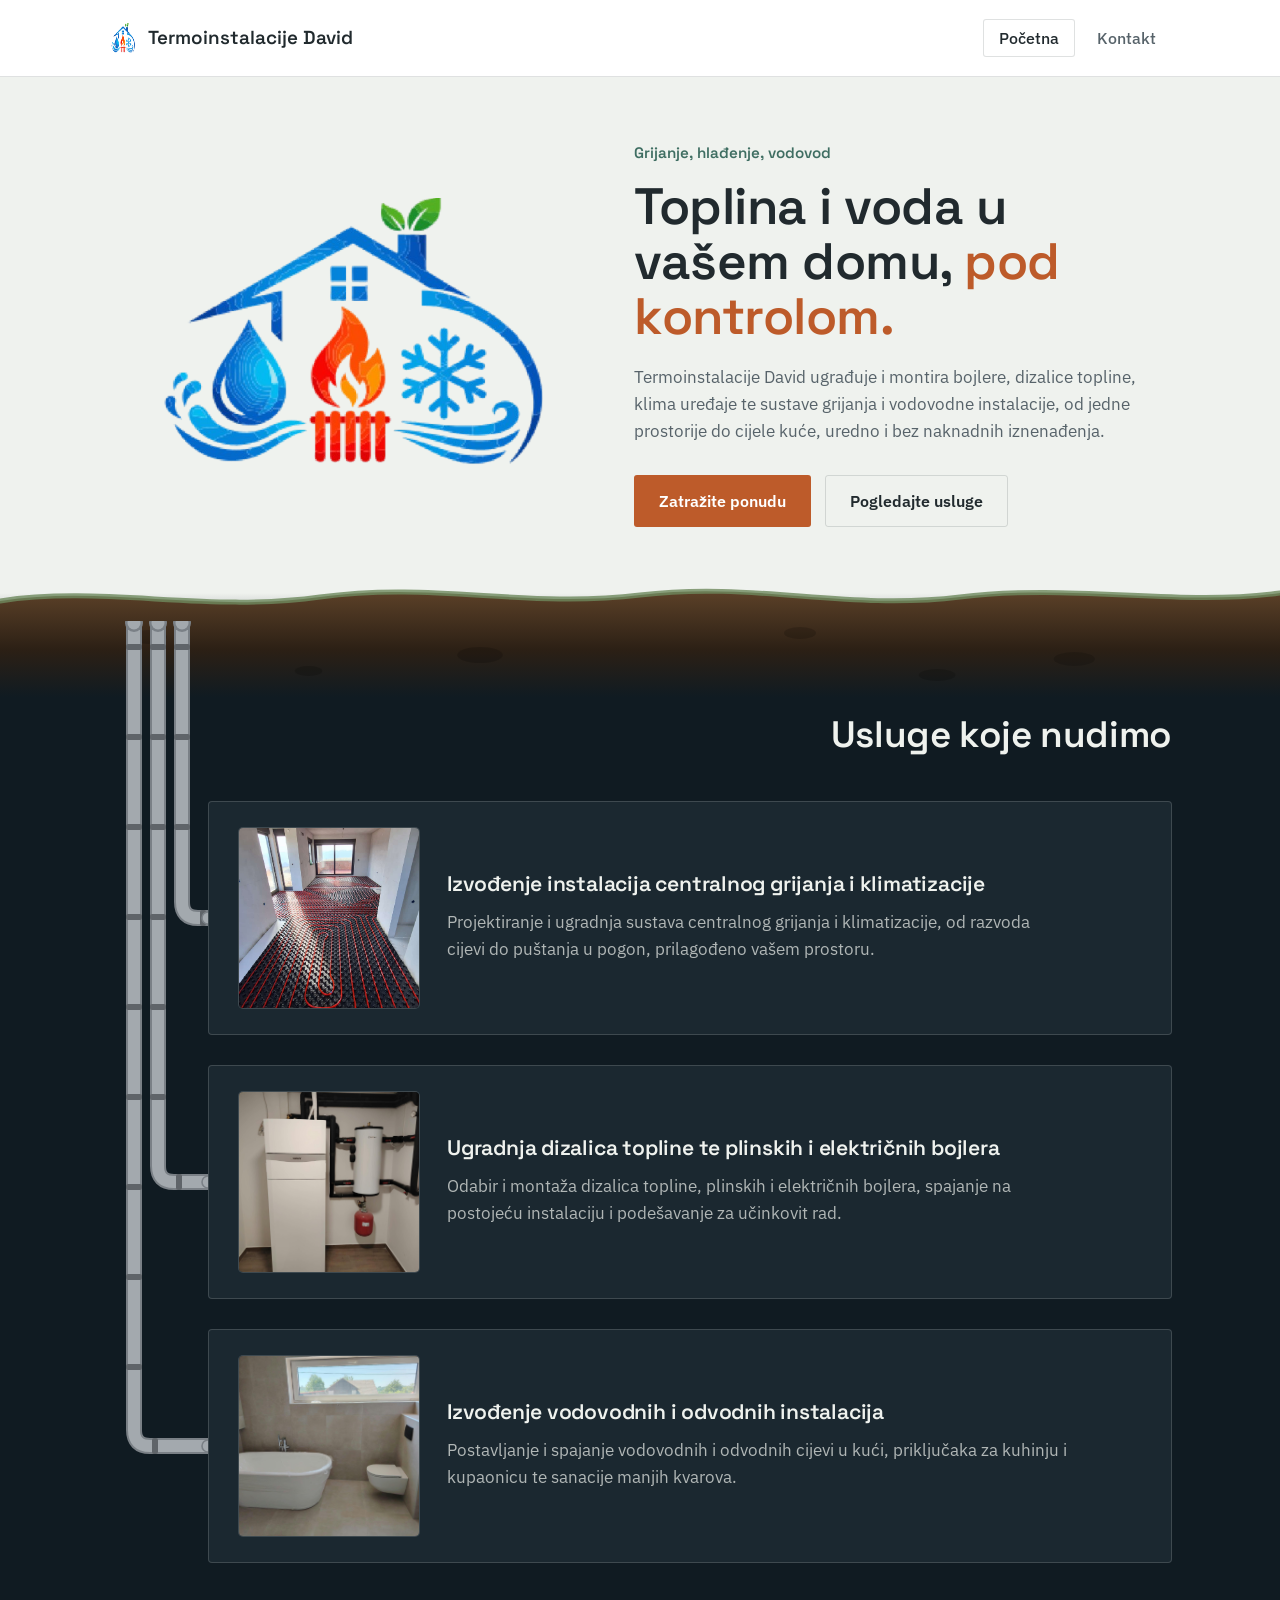
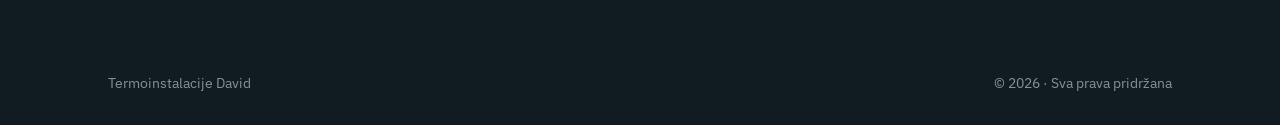
<file: index.html>
<!DOCTYPE html>
<html lang="hr">
<head>
<meta charset="UTF-8">
<meta name="viewport" content="width=device-width, initial-scale=1.0">
<title>Početna | Termoinstalacije David</title>
<meta name="description" content="Termoinstalacije David — ugradnja klima uređaja, bojlera i podnog grijanja.">
<link rel="preconnect" href="https://fonts.googleapis.com">
<link rel="preconnect" href="https://fonts.gstatic.com" crossorigin>
<link href="https://fonts.googleapis.com/css2?family=Space+Grotesk:wght@500;600;700&family=IBM+Plex+Sans:wght@400;500;600&display=swap" rel="stylesheet">
<link rel="stylesheet" href="style.css">
<style>
  .hero-art,
  .hero-art img {
    border: none;
    outline: none;
    box-shadow: none;
    border-radius: 0;
    background: transparent;
    padding: 0;
  }
</style>
</head>
<body>

<header class="site-header">
  <div class="wrap">
    <a href="index.html" class="brand">
     <img class="brand-mark" src="nobackground.png" alt="" width="40" height="40">
     Termoinstalacije David
    </a>
    <nav aria-label="Glavna navigacija">
      <ul class="nav-links">
        <li><a href="index.html" aria-current="page">Početna</a></li>
        <li><a href="kontakt.html">Kontakt</a></li>
      </ul>
    </nav>
  </div>
</header>

<main>

  <!-- ===================== HERO ===================== -->
  <section class="hero">
    <div class="wrap">
      <div class="hero-copy">
        <p class="kicker">Grijanje, hlađenje, vodovod</p>
        <h1>Toplina i voda u vašem domu, <span>pod kontrolom.</span></h1>
        <p>Termoinstalacije David ugrađuje i montira bojlere, dizalice topline, klima uređaje te sustave grijanja i vodovodne instalacije, od jedne prostorije do cijele kuće, uredno i bez naknadnih iznenađenja.</p>
        <div class="hero-actions">
          <a href="kontakt.html" class="btn btn-primary">Zatražite ponudu</a>
          <a href="#usluge" class="btn btn-ghost">Pogledajte usluge</a>
        </div>
      </div>

      <div class="hero-art">
        <img src="nobackground.png" alt="Presjek moderne kuće s instalacijama grijanja, hlađenja i vodovoda" loading="lazy" width="1400" height="933">
      </div>
    </div>
  </section>

  <div class="ground-transition" aria-hidden="true">
    <svg viewBox="0 0 1120 130" preserveAspectRatio="none">
      <defs>
        <linearGradient id="soil" x1="0" y1="0" x2="0" y2="1">
          <stop offset="0" stop-color="#5c4128"/>
          <stop offset="0.55" stop-color="#2c2015"/>
          <stop offset="1" stop-color="#101b22"/>
        </linearGradient>
      </defs>
      <path d="M0 34 C 90 18, 180 46, 280 30 C 380 14, 460 42, 560 28
               C 660 14, 740 44, 840 30 C 940 16, 1030 40, 1120 26
               V130 H0 Z" fill="url(#soil)"/>
      <path d="M0 34 C 90 18, 180 46, 280 30 C 380 14, 460 42, 560 28
               C 660 14, 740 44, 840 30 C 940 16, 1030 40, 1120 26"
        fill="none" stroke="#6f8a5e" stroke-width="5" stroke-linecap="round" opacity="0.8"/>
      <g fill="#000000" opacity="0.16">
        <ellipse cx="130" cy="70" rx="16" ry="7"/>
        <ellipse cx="420" cy="88" rx="20" ry="8"/>
        <ellipse cx="700" cy="66" rx="14" ry="6"/>
        <ellipse cx="940" cy="92" rx="18" ry="7"/>
        <ellipse cx="270" cy="104" rx="12" ry="5"/>
        <ellipse cx="820" cy="108" rx="16" ry="6"/>
      </g>
    </svg>
  </div>

  <!-- ===================== UNDERGROUND / SERVICES ===================== -->
  <section class="underground" id="usluge">
    <div class="wrap">

      <div class="services-intro">
        <h2>Usluge koje nudimo</h2>
      </div>

      <div class="services-list">
      <svg class="pipes-overlay pipes-overlay-desktop" viewBox="0 0 100 942" aria-hidden="true">
        <path d="M74 0 V281 Q74 297 90 297 H100" fill="none" stroke="#7a8086" stroke-width="16" stroke-linecap="butt" stroke-linejoin="round"/>
        <path d="M74 0 V281 Q74 297 90 297 H100" fill="none" stroke="#a3a9ae" stroke-width="12" stroke-linecap="butt" stroke-linejoin="round"/>
        <circle cx="74" cy="2" r="9" fill="#7a8086"/>
        <circle cx="74" cy="2" r="6.5" fill="#a3a9ae"/>
        <rect x="66" y="23" width="16" height="6" rx="2" fill="#5f6469"/>
        <rect x="66" y="113" width="16" height="6" rx="2" fill="#5f6469"/>
        <rect x="66" y="203" width="16" height="6" rx="2" fill="#5f6469"/>
        <rect x="92" y="289" width="6" height="16" rx="2" fill="#5f6469"/>
        <circle cx="100" cy="297" r="6" fill="#a3a9ae" stroke="#7a8086" stroke-width="1.6"/>
        <path d="M50 0 V545 Q50 561 66 561 H100" fill="none" stroke="#7a8086" stroke-width="16" stroke-linecap="butt" stroke-linejoin="round"/>
        <path d="M50 0 V545 Q50 561 66 561 H100" fill="none" stroke="#a3a9ae" stroke-width="12" stroke-linecap="butt" stroke-linejoin="round"/>
        <circle cx="50" cy="2" r="9" fill="#7a8086"/>
        <circle cx="50" cy="2" r="6.5" fill="#a3a9ae"/>
        <rect x="42" y="23" width="16" height="6" rx="2" fill="#5f6469"/>
        <rect x="42" y="113" width="16" height="6" rx="2" fill="#5f6469"/>
        <rect x="42" y="203" width="16" height="6" rx="2" fill="#5f6469"/>
        <rect x="42" y="293" width="16" height="6" rx="2" fill="#5f6469"/>
        <rect x="42" y="383" width="16" height="6" rx="2" fill="#5f6469"/>
        <rect x="42" y="473" width="16" height="6" rx="2" fill="#5f6469"/>
        <rect x="68" y="553" width="6" height="16" rx="2" fill="#5f6469"/>
        <circle cx="100" cy="561" r="6" fill="#a3a9ae" stroke="#7a8086" stroke-width="1.6"/>
        <path d="M26 0 V809 Q26 825 42 825 H100" fill="none" stroke="#7a8086" stroke-width="16" stroke-linecap="butt" stroke-linejoin="round"/>
        <path d="M26 0 V809 Q26 825 42 825 H100" fill="none" stroke="#a3a9ae" stroke-width="12" stroke-linecap="butt" stroke-linejoin="round"/>
        <circle cx="26" cy="2" r="9" fill="#7a8086"/>
        <circle cx="26" cy="2" r="6.5" fill="#a3a9ae"/>
        <rect x="18" y="23" width="16" height="6" rx="2" fill="#5f6469"/>
        <rect x="18" y="113" width="16" height="6" rx="2" fill="#5f6469"/>
        <rect x="18" y="203" width="16" height="6" rx="2" fill="#5f6469"/>
        <rect x="18" y="293" width="16" height="6" rx="2" fill="#5f6469"/>
        <rect x="18" y="383" width="16" height="6" rx="2" fill="#5f6469"/>
        <rect x="18" y="473" width="16" height="6" rx="2" fill="#5f6469"/>
        <rect x="18" y="563" width="16" height="6" rx="2" fill="#5f6469"/>
        <rect x="18" y="653" width="16" height="6" rx="2" fill="#5f6469"/>
        <rect x="18" y="743" width="16" height="6" rx="2" fill="#5f6469"/>
        <rect x="44" y="817" width="6" height="16" rx="2" fill="#5f6469"/>
        <circle cx="100" cy="825" r="6" fill="#a3a9ae" stroke="#7a8086" stroke-width="1.6"/>
      </svg>
      <svg class="pipes-overlay pipes-overlay-mobile" viewBox="0 0 60 696" aria-hidden="true">
        <path d="M48 0 V257 Q48 267 58 267 H60" fill="none" stroke="#7a8086" stroke-width="10" stroke-linecap="butt" stroke-linejoin="round"/>
        <path d="M48 0 V257 Q48 267 58 267 H60" fill="none" stroke="#a3a9ae" stroke-width="7.5" stroke-linecap="butt" stroke-linejoin="round"/>
        <circle cx="48" cy="1" r="5.5" fill="#7a8086"/>
        <circle cx="48" cy="1" r="4" fill="#a3a9ae"/>
        <rect x="43" y="16" width="10" height="4" rx="1.5" fill="#5f6469"/>
        <rect x="43" y="76" width="10" height="4" rx="1.5" fill="#5f6469"/>
        <rect x="43" y="136" width="10" height="4" rx="1.5" fill="#5f6469"/>
        <rect x="43" y="196" width="10" height="4" rx="1.5" fill="#5f6469"/>
        <rect x="59" y="262" width="4" height="10" rx="1.5" fill="#5f6469"/>
        <circle cx="60" cy="267" r="4" fill="#a3a9ae" stroke="#7a8086" stroke-width="1.2"/>
        <path d="M32 0 V433 Q32 443 42 443 H60" fill="none" stroke="#7a8086" stroke-width="10" stroke-linecap="butt" stroke-linejoin="round"/>
        <path d="M32 0 V433 Q32 443 42 443 H60" fill="none" stroke="#a3a9ae" stroke-width="7.5" stroke-linecap="butt" stroke-linejoin="round"/>
        <circle cx="32" cy="1" r="5.5" fill="#7a8086"/>
        <circle cx="32" cy="1" r="4" fill="#a3a9ae"/>
        <rect x="27" y="16" width="10" height="4" rx="1.5" fill="#5f6469"/>
        <rect x="27" y="76" width="10" height="4" rx="1.5" fill="#5f6469"/>
        <rect x="27" y="136" width="10" height="4" rx="1.5" fill="#5f6469"/>
        <rect x="27" y="196" width="10" height="4" rx="1.5" fill="#5f6469"/>
        <rect x="27" y="256" width="10" height="4" rx="1.5" fill="#5f6469"/>
        <rect x="27" y="316" width="10" height="4" rx="1.5" fill="#5f6469"/>
        <rect x="27" y="376" width="10" height="4" rx="1.5" fill="#5f6469"/>
        <rect x="43" y="438" width="4" height="10" rx="1.5" fill="#5f6469"/>
        <circle cx="60" cy="443" r="4" fill="#a3a9ae" stroke="#7a8086" stroke-width="1.2"/>
        <path d="M16 0 V609 Q16 619 26 619 H60" fill="none" stroke="#7a8086" stroke-width="10" stroke-linecap="butt" stroke-linejoin="round"/>
        <path d="M16 0 V609 Q16 619 26 619 H60" fill="none" stroke="#a3a9ae" stroke-width="7.5" stroke-linecap="butt" stroke-linejoin="round"/>
        <circle cx="16" cy="1" r="5.5" fill="#7a8086"/>
        <circle cx="16" cy="1" r="4" fill="#a3a9ae"/>
        <rect x="11" y="16" width="10" height="4" rx="1.5" fill="#5f6469"/>
        <rect x="11" y="76" width="10" height="4" rx="1.5" fill="#5f6469"/>
        <rect x="11" y="136" width="10" height="4" rx="1.5" fill="#5f6469"/>
        <rect x="11" y="196" width="10" height="4" rx="1.5" fill="#5f6469"/>
        <rect x="11" y="256" width="10" height="4" rx="1.5" fill="#5f6469"/>
        <rect x="11" y="316" width="10" height="4" rx="1.5" fill="#5f6469"/>
        <rect x="11" y="376" width="10" height="4" rx="1.5" fill="#5f6469"/>
        <rect x="11" y="436" width="10" height="4" rx="1.5" fill="#5f6469"/>
        <rect x="11" y="496" width="10" height="4" rx="1.5" fill="#5f6469"/>
        <rect x="11" y="556" width="10" height="4" rx="1.5" fill="#5f6469"/>
        <rect x="27" y="614" width="4" height="10" rx="1.5" fill="#5f6469"/>
        <circle cx="60" cy="619" r="4" fill="#a3a9ae" stroke="#7a8086" stroke-width="1.2"/>
      </svg>

        <article class="service-row">
          <div class="service-card">
            <div class="service-media">
              <a href="galerija-grijanje.html" aria-label="Pogledaj fotografije — centralno grijanje i klimatizacija">
                <img src="Podnogrijanje.jpeg" alt="Izvođenje instalacija centralnog grijanja i klimatizacije" loading="lazy" width="180" height="180">
              </a>
            </div>
            <div class="service-text">
              <h3>Izvođenje instalacija centralnog grijanja i klimatizacije</h3>
              <p>Projektiranje i ugradnja sustava centralnog grijanja i klimatizacije, od razvoda cijevi do puštanja u pogon, prilagođeno vašem prostoru.</p>
            </div>
          </div>
        </article>

        <article class="service-row">
          <div class="service-card">
            <div class="service-media">
              <a href="galerija-bojleri.html" aria-label="Pogledaj fotografije — dizalice topline i bojleri">
                <img src="Bojler.jpeg" alt="Ugradnja dizalica topline te plinskih i električnih bojlera" loading="lazy" width="180" height="180">
              </a>
            </div>
            <div class="service-text">
              <h3>Ugradnja dizalica topline te plinskih i električnih bojlera</h3>
              <p>Odabir i montaža dizalica topline, plinskih i električnih bojlera, spajanje na postojeću instalaciju i podešavanje za učinkovit rad.</p>
            </div>
          </div>
        </article>

        <article class="service-row">
          <div class="service-card">
            <div class="service-media">
              <a href="galerija-vodovod.html" aria-label="Pogledaj fotografije — vodovodne i odvodne instalacije">
                <img src="kupaona.jpg" alt="Izvođenje vodovodnih i odvodnih instalacija" loading="lazy" width="180" height="180">
              </a>
            </div>
            <div class="service-text">
              <h3>Izvođenje vodovodnih i odvodnih instalacija</h3>
              <p>Postavljanje i spajanje vodovodnih i odvodnih cijevi u kući, priključaka za kuhinju i kupaonicu te sanacije manjih kvarova.</p>
            </div>
          </div>
        </article>

      </div>
    </div>
  </section>

</main>

<footer class="site-footer">
  <div class="wrap">
    <span>Termoinstalacije David</span>
    <span>© 2026 · Sva prava pridržana</span>
  </div>
</footer>

</body>
</html>
</file>
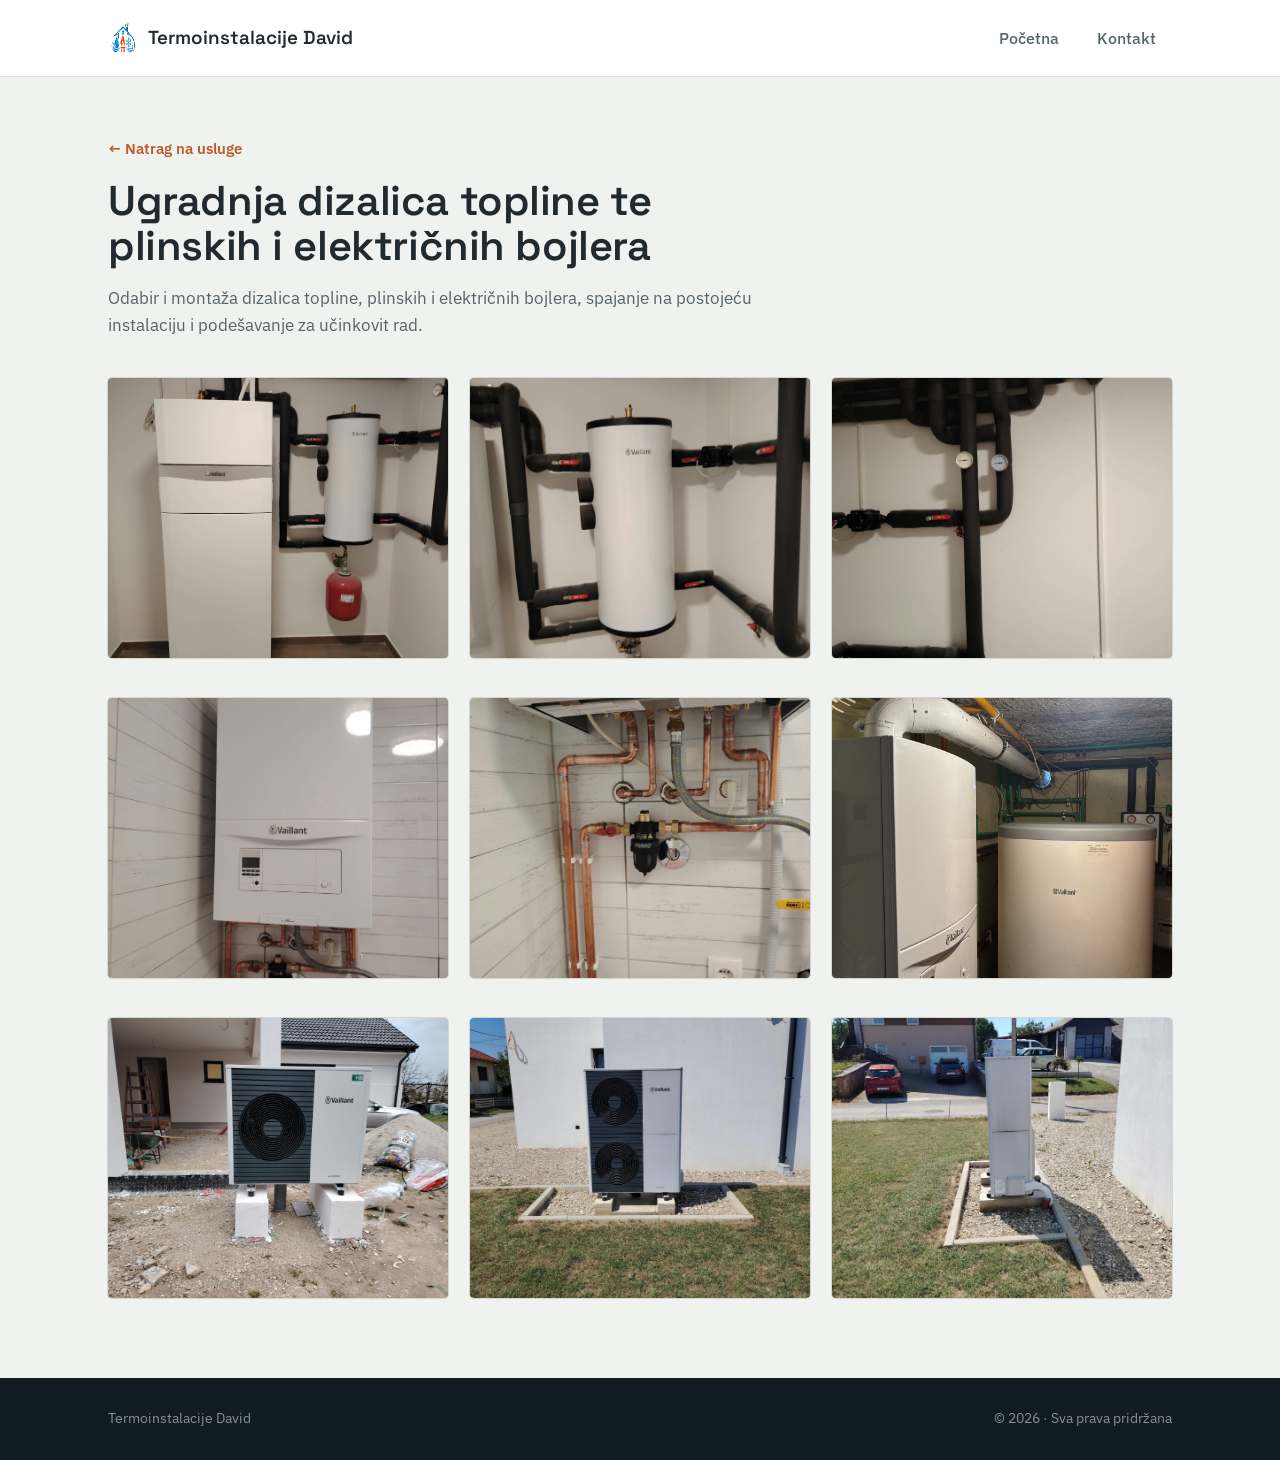
<file: galerija-bojleri.html>
<!DOCTYPE html>
<html lang="hr">
<head>
<meta charset="UTF-8">
<meta name="viewport" content="width=device-width, initial-scale=1.0">
<title>Dizalice topline i bojleri | Termoinstalacije David</title>
<meta name="description" content="Fotografije izvedenih ugradnji dizalica topline, plinskih i električnih bojlera — Termoinstalacije David.">
<link rel="preconnect" href="https://fonts.googleapis.com">
<link rel="preconnect" href="https://fonts.gstatic.com" crossorigin>
<link href="https://fonts.googleapis.com/css2?family=Space+Grotesk:wght@500;600;700&family=IBM+Plex+Sans:wght@400;500;600&display=swap" rel="stylesheet">
<link rel="stylesheet" href="style.css">
</head>
<body>

<header class="site-header">
  <div class="wrap">
    <a href="index.html" class="brand">
      <img class="brand-mark" src="nobackground.png" alt="" width="40" height="40">
      Termoinstalacije David
    </a>
    <nav aria-label="Glavna navigacija">
      <ul class="nav-links">
        <li><a href="index.html">Početna</a></li>
        <li><a href="kontakt.html">Kontakt</a></li>
      </ul>
    </nav>
  </div>
</header>

<main>

  <section class="gallery-hero">
    <div class="wrap">
      <a href="index.html#usluge" class="back-link">&larr; Natrag na usluge</a>
      <h1>Ugradnja dizalica topline te plinskih i električnih bojlera</h1>
      <p>Odabir i montaža dizalica topline, plinskih i električnih bojlera, spajanje na postojeću instalaciju i podešavanje za učinkovit rad.</p>

      <div class="gallery-grid">
        <img src="Bojler.jpeg" alt="Ugradnja bojlera — primjer 1" loading="lazy">
        <img src="bojler2.jpeg" alt="Ugradnja bojlera — primjer 2" loading="lazy">
        <img src="bojlercijevi.jpeg" alt="Ugradnja bojlera — primjer 3" loading="lazy">
      </div>
      <div class="gallery-grid">
        <img src="bojler4.jpeg" alt="Ugradnja bojlera — primjer 1" loading="lazy">
        <img src="bojler3.jpeg" alt="Ugradnja bojlera — primjer 2" loading="lazy">
        <img src="bojler5.jpeg" alt="Ugradnja bojlera — primjer 3" loading="lazy">
      </div>
      <div class="gallery-grid">
        <img src="dizalicatopline2.jpeg" alt="Ugradnja bojlera — primjer 1" loading="lazy">
        <img src="dizalicatopline.jpeg" alt="Ugradnja bojlera — primjer 1" loading="lazy">
        <img src="dizalicatopline3.jpeg" alt="Ugradnja bojlera — primjer 1" loading="lazy">
      </div>
    </div>
  </section>

</main>

<footer class="site-footer">
  <div class="wrap">
    <span>Termoinstalacije David</span>
    <span>© 2026 · Sva prava pridržana</span>
  </div>
</footer>

</body>
</html>
</file>
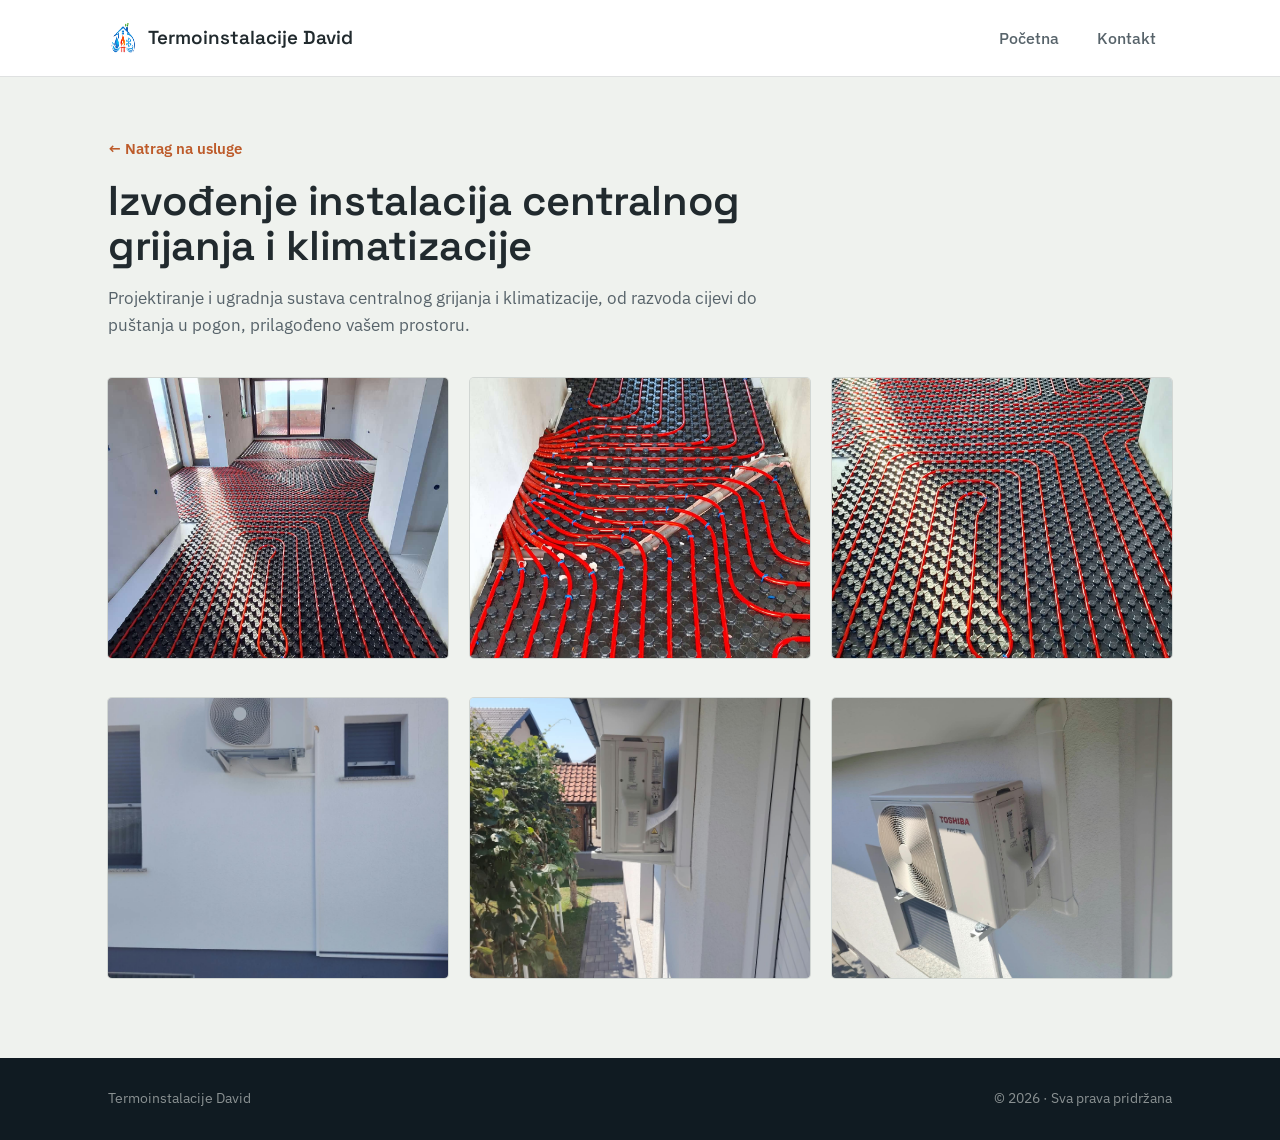
<file: galerija-grijanje.html>
<!DOCTYPE html>
<html lang="hr">
<head>
<meta charset="UTF-8">
<meta name="viewport" content="width=device-width, initial-scale=1.0">
<title>Centralno grijanje i klimatizacija | Termoinstalacije David</title>
<meta name="description" content="Fotografije izvedenih instalacija centralnog grijanja i klimatizacije — Termoinstalacije David.">
<link rel="preconnect" href="https://fonts.googleapis.com">
<link rel="preconnect" href="https://fonts.gstatic.com" crossorigin>
<link href="https://fonts.googleapis.com/css2?family=Space+Grotesk:wght@500;600;700&family=IBM+Plex+Sans:wght@400;500;600&display=swap" rel="stylesheet">
<link rel="stylesheet" href="style.css">
</head>
<body>

<header class="site-header">
  <div class="wrap">
    <a href="index.html" class="brand">
      <img class="brand-mark" src="nobackground.png" alt="" width="40" height="40">
      Termoinstalacije David
    </a>
    <nav aria-label="Glavna navigacija">
      <ul class="nav-links">
        <li><a href="index.html">Početna</a></li>
        <li><a href="kontakt.html">Kontakt</a></li>
      </ul>
    </nav>
  </div>
</header>

<main>

  <section class="gallery-hero">
    <div class="wrap">
      <a href="index.html#usluge" class="back-link">&larr; Natrag na usluge</a>
      <h1>Izvođenje instalacija centralnog grijanja i klimatizacije</h1>
      <p>Projektiranje i ugradnja sustava centralnog grijanja i klimatizacije, od razvoda cijevi do puštanja u pogon, prilagođeno vašem prostoru.</p>

      <div class="gallery-grid">
        <img src="Podnogrijanje.jpeg" alt="Postavljena instalacija podnog grijanja prije lijevanja estriha" loading="lazy">
        <img src="podno.jpeg" alt="Razvod cijevi podnog grijanja u hodniku" loading="lazy">
        <img src="podno3.jpeg" alt="Razvod cijevi podnog grijanja u hodniku" loading="lazy">
      </div>
      <div class="gallery-grid">
        <img src="klima.jpeg" alt="Postavljena instalacija podnog grijanja prije lijevanja estriha" loading="lazy">
        <img src="klima2.jpeg" alt="Razvod cijevi podnog grijanja u hodniku" loading="lazy">
        <img src="klima3.JPG" alt="Razvod cijevi podnog grijanja u hodniku" loading="lazy">
      </div>
    </div>
  </section>

</main>

<footer class="site-footer">
  <div class="wrap">
    <span>Termoinstalacije David</span>
    <span>© 2026 · Sva prava pridržana</span>
  </div>
</footer>

</body>
</html>
</file>
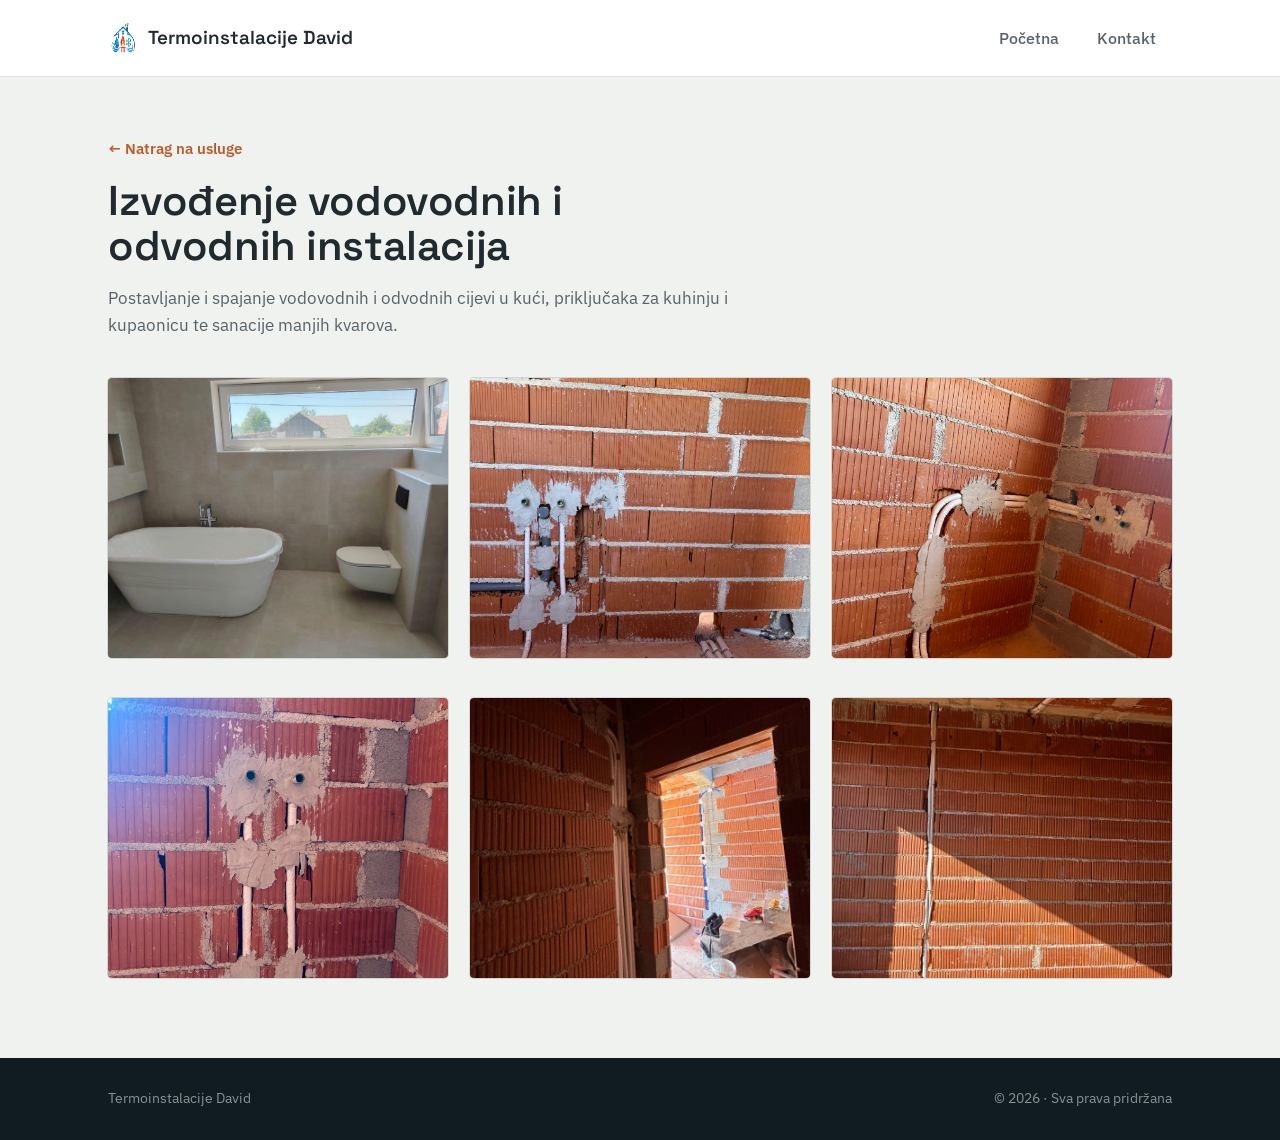
<file: galerija-vodovod.html>
<!DOCTYPE html>
<html lang="hr">
<head>
<meta charset="UTF-8">
<meta name="viewport" content="width=device-width, initial-scale=1.0">
<title>Vodovodne i odvodne instalacije | Termoinstalacije David</title>
<meta name="description" content="Fotografije izvedenih vodovodnih i odvodnih instalacija — Termoinstalacije David.">
<link rel="preconnect" href="https://fonts.googleapis.com">
<link rel="preconnect" href="https://fonts.gstatic.com" crossorigin>
<link href="https://fonts.googleapis.com/css2?family=Space+Grotesk:wght@500;600;700&family=IBM+Plex+Sans:wght@400;500;600&display=swap" rel="stylesheet">
<link rel="stylesheet" href="style.css">
</head>
<body>

<header class="site-header">
  <div class="wrap">
    <a href="index.html" class="brand">
      <img class="brand-mark" src="nobackground.png" alt="" width="40" height="40">
      Termoinstalacije David
    </a>
    <nav aria-label="Glavna navigacija">
      <ul class="nav-links">
        <li><a href="index.html">Početna</a></li>
        <li><a href="kontakt.html">Kontakt</a></li>
      </ul>
    </nav>
  </div>
</header>

<main>

  <section class="gallery-hero">
    <div class="wrap">
      <a href="index.html#usluge" class="back-link">&larr; Natrag na usluge</a>
      <h1>Izvođenje vodovodnih i odvodnih instalacija</h1>
      <p>Postavljanje i spajanje vodovodnih i odvodnih cijevi u kući, priključaka za kuhinju i kupaonicu te sanacije manjih kvarova.</p>

      <div class="gallery-grid">
        <img src="kupaona.jpg" alt="Vodovodne instalacije — primjer 1" loading="lazy">
        <img src="cijevi.jpeg" alt="Vodovodne instalacije — primjer 2" loading="lazy">
        <img src="cijevi2.jpeg" alt="Vodovodne instalacije — primjer 3" loading="lazy">
      </div>
      <div class="gallery-grid">
        <img src="cijevi3.jpeg" alt="Vodovodne instalacije — primjer 1" loading="lazy">
        <img src="cijevi4.jpeg" alt="Vodovodne instalacije — primjer 2" loading="lazy">
        <img src="cijevi5.jpeg" alt="Vodovodne instalacije — primjer 3" loading="lazy">
      </div>
    </div>
  </section>

</main>

<footer class="site-footer">
  <div class="wrap">
    <span>Termoinstalacije David</span>
    <span>© 2026 · Sva prava pridržana</span>
  </div>
</footer>

</body>
</html>
</file>
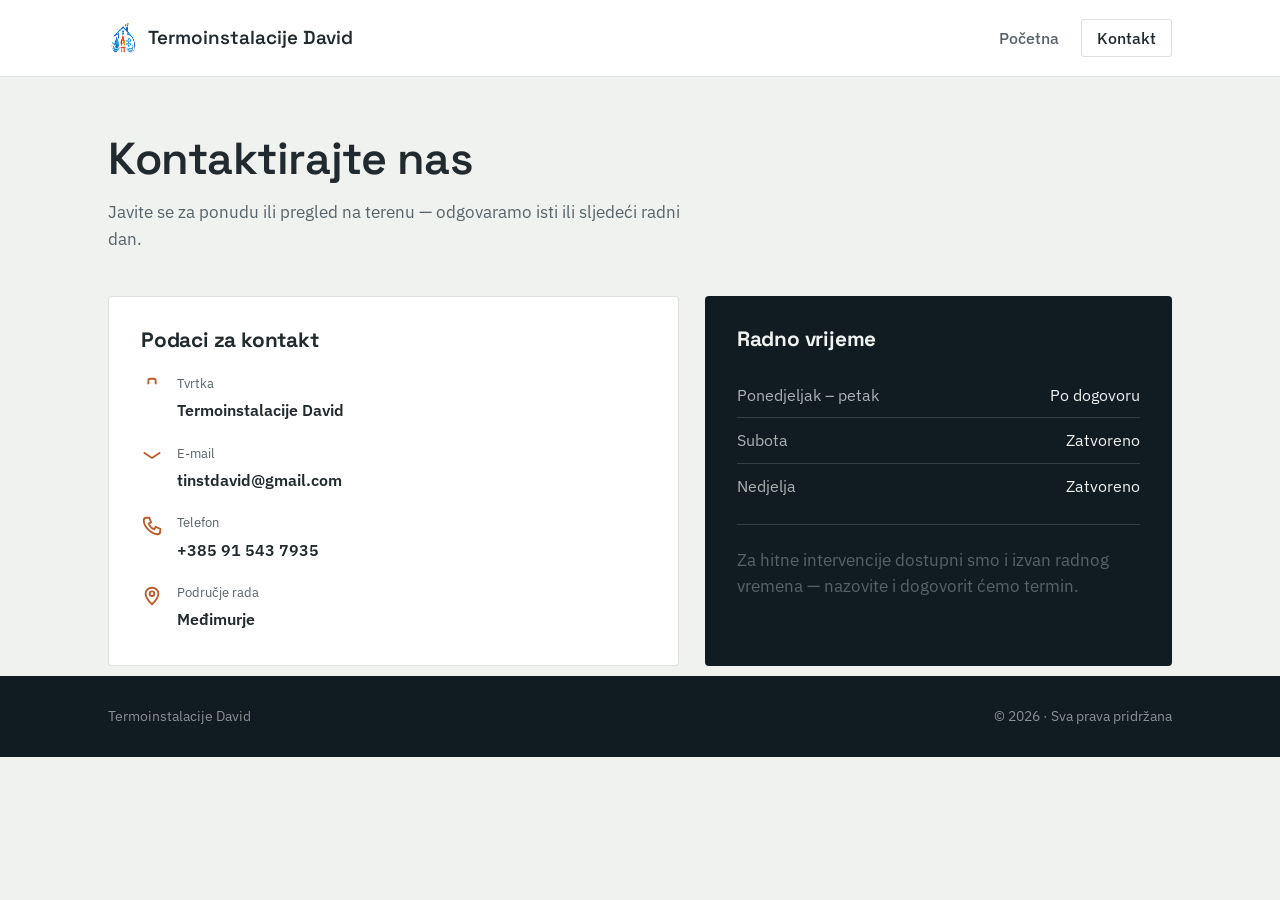
<file: kontakt.html>
<!DOCTYPE html>
<html lang="hr">
<head>
<meta charset="UTF-8">
<meta name="viewport" content="width=device-width, initial-scale=1.0">
<title>Kontakt | Termoinstalacije David</title>
<meta name="description" content="Kontaktirajte Termoinstalacije David — telefon, e-mail i radno vrijeme.">
<link rel="preconnect" href="https://fonts.googleapis.com">
<link rel="preconnect" href="https://fonts.gstatic.com" crossorigin>
<link href="https://fonts.googleapis.com/css2?family=Space+Grotesk:wght@500;600;700&family=IBM+Plex+Sans:wght@400;500;600&display=swap" rel="stylesheet">
<link rel="stylesheet" href="style.css">
</head>
<body>

<header class="site-header">
  <div class="wrap">
    <a href="index.html" class="brand">
      <img class="brand-mark" src="nobackground.png" alt="" width="40" height="40">
      Termoinstalacije David
    </a>
    <nav aria-label="Glavna navigacija">
      <ul class="nav-links">
        <li><a href="index.html">Početna</a></li>
        <li><a href="kontakt.html" aria-current="page">Kontakt</a></li>
      </ul>
    </nav>
  </div>
</header>

<main>

  <section class="contact-hero">
    <div class="wrap">
      <h1>Kontaktirajte nas</h1>
      <p>Javite se za ponudu ili pregled na terenu — odgovaramo isti ili sljedeći radni dan.</p>

      <div class="contact-grid">

        <div class="contact-card">
          <h2>Podaci za kontakt</h2>
          <ul class="contact-list">
            <li>
              <svg class="ico" viewBox="0 0 24 24" fill="none" stroke-width="2" aria-hidden="true">
                <rect x="4" y="9" width="16" height="12" rx="1"/>
                <path d="M8 9 V5 C8 3.9 8.9 3 10 3 H14 C15.1 3 16 3.9 16 5 V9"/>
                <line x1="12" y1="13" x2="12" y2="17"/>
              </svg>
              <span>
                <span class="label">Tvrtka</span>
                <span class="value">Termoinstalacije David</span>
              </span>
            </li>
            <li>
              <svg class="ico" viewBox="0 0 24 24" fill="none" stroke-width="2" aria-hidden="true">
                <rect x="3" y="5" width="18" height="14" rx="2"/>
                <path d="M3 7 L12 13 L21 7"/>
              </svg>
              <span>
                <span class="label">E-mail</span>
                <!-- TODO: zamijenite s pravom e-mail adresom -->
                <span class="value">tinstdavid@gmail.com</span>
              </span>
            </li>
            <li>
              <svg class="ico" viewBox="0 0 24 24" fill="none" stroke-width="2" aria-hidden="true">
                <path d="M6 3 H9 L11 8 L8.5 9.5 C9.5 12.5 11.5 14.5 14.5 15.5 L16 13 L21 15 V18 C21 19.7 19.7 21 18 21 C10.8 20.6 3.4 13.2 3 6 C3 4.3 4.3 3 6 3 Z"/>
              </svg>
              <span>
                <span class="label">Telefon</span>
                <!-- TODO: zamijenite s pravim brojem -->
                <span class="value">+385 91 543 7935</span>
              </span>
            </li>
            <li>
              <svg class="ico" viewBox="0 0 24 24" fill="none" stroke-width="2" aria-hidden="true">
                <path d="M12 21 C12 21 5 14.5 5 9.5 C5 5.9 8.1 3 12 3 C15.9 3 19 5.9 19 9.5 C19 14.5 12 21 12 21 Z"/>
                <circle cx="12" cy="9.5" r="2.5"/>
              </svg>
              <span>
                <span class="label">Područje rada</span>
                <span class="value">Međimurje</span>
              </span>
            </li>
          </ul>
        </div>

        <div class="hours-card">
          <h2>Radno vrijeme</h2>
          <div class="hours-row"><span class="day">Ponedjeljak – petak</span><span>Po dogovoru</span></div>
          <div class="hours-row"><span class="day">Subota</span><span>Zatvoreno</span></div>
          <div class="hours-row"><span class="day">Nedjelja</span><span>Zatvoreno</span></div>
          <p class="service-area">Za hitne intervencije dostupni smo i izvan radnog vremena — nazovite i dogovorit ćemo termin.</p>
        </div>

      </div>
    </div>
  </section>

</main>

<footer class="site-footer">
  <div class="wrap">
    <span>Termoinstalacije David</span>
    <span>© 2026 · Sva prava pridržana</span>
  </div>
</footer>

</body>
</html>
</file>
<file: style.css>
/* ==========================================================================
   Termoinstalacije David — stylesheet
   Paleta: bakar (toplina) + prigušeni čelik-teal (voda) na hladnom papiru
   ========================================================================== */

:root {
  --paper: #eff2ee;
  --paper-dim: #e4e8e2;
  --ink: #212a2e;
  --ink-soft: #57636a;
  --deep: #101b22;
  --deep-soft: #1b2830;
  --copper: #bd5b2a;
  --copper-dark: #9a481f;
  --teal: #3f6e62;
  --line: rgba(33, 42, 46, 0.14);
  --line-on-deep: rgba(239, 242, 238, 0.16);
  --white: #ffffff;

  --font-display: "Space Grotesk", "Segoe UI", sans-serif;
  --font-body: "IBM Plex Sans", "Segoe UI", sans-serif;

  --max: 1120px;
}

* {
  box-sizing: border-box;
}

html {
  scroll-behavior: smooth;
}

@media (prefers-reduced-motion: reduce) {
  html {
    scroll-behavior: auto;
  }
  * {
    animation-duration: 0.001ms !important;
    transition-duration: 0.001ms !important;
  }
}

body {
  margin: 0;
  background: var(--paper);
  color: var(--ink);
  font-family: var(--font-body);
  font-size: 17px;
  line-height: 1.55;
  -webkit-font-smoothing: antialiased;
}

h1, h2, h3 {
  font-family: var(--font-display);
  color: var(--ink);
  margin: 0;
  line-height: 1.08;
  letter-spacing: -0.01em;
}

p {
  max-width: 60ch;
  margin: 0;
}

a {
  color: inherit;
}

:focus-visible {
  outline: 2px solid var(--copper);
  outline-offset: 3px;
}

img, svg {
  display: block;
  max-width: 100%;
}

.wrap {
  max-width: var(--max);
  margin: 0 auto;
  padding: 0 28px;
}

/* ---------- Header / nav ---------- */

.site-header {
  position: sticky;
  top: 0;
  z-index: 40;
  background: var(--white);
  border-bottom: 1px solid var(--line);
}

.site-header .wrap {
  display: flex;
  align-items: center;
  justify-content: space-between;
  height: 76px;
}

.brand {
  font-family: var(--font-display);
  font-weight: 600;
  font-size: 1.18rem;
  text-decoration: none;
  color: var(--ink);
  display: flex;
  align-items: center;
  gap: 10px;
}

.brand-mark {
  width: 30px;
  height: 30px;
  flex-shrink: 0;
}

.brand-mark path {
  fill: none;
  stroke: var(--copper);
  stroke-width: 6;
  stroke-linecap: round;
}

.nav-links {
  display: flex;
  gap: 6px;
  list-style: none;
  margin: 0;
  padding: 0;
}

.nav-links a {
  text-decoration: none;
  font-size: 0.98rem;
  font-weight: 500;
  color: var(--ink-soft);
  padding: 9px 16px;
  border-radius: 3px;
  transition: color 0.15s ease, background 0.15s ease;
}

.nav-links a:hover {
  color: var(--ink);
  background: var(--paper-dim);
}

.nav-links a[aria-current="page"] {
  color: var(--ink);
  background: var(--white);
  box-shadow: inset 0 0 0 1px var(--line);
}

/* ---------- Hero ---------- */

.hero {
  padding: 64px 0 40px;
}

.hero .wrap {
  display: grid;
  grid-template-columns: 0.95fr 1.05fr;
  gap: 40px;
  align-items: center;
}

.hero-copy .kicker {
  font-family: var(--font-display);
  font-size: 0.95rem;
  color: var(--teal);
  font-weight: 600;
  margin: 0 0 14px;
}

.hero-copy h1 {
  font-size: clamp(2.1rem, 4.4vw, 3.2rem);
  font-weight: 600;
}

.hero-copy h1 span {
  color: var(--copper);
}

.hero-copy p {
  margin-top: 20px;
  font-size: 1.08rem;
  color: var(--ink-soft);
}

.hero-actions {
  margin-top: 30px;
  display: flex;
  gap: 14px;
  flex-wrap: wrap;
}

.btn {
  display: inline-flex;
  align-items: center;
  gap: 8px;
  padding: 13px 24px;
  border-radius: 3px;
  font-family: var(--font-body);
  font-weight: 600;
  font-size: 0.98rem;
  text-decoration: none;
  border: 1px solid transparent;
  cursor: pointer;
}

.btn-primary {
  background: var(--copper);
  color: var(--white);
}

.btn-primary:hover {
  background: var(--copper-dark);
}

.btn-ghost {
  background: transparent;
  color: var(--ink);
  border-color: var(--line);
}

.btn-ghost:hover {
  background: var(--white);
}

.hero-art {
  width: 100%;
  order: -1;
}

.hero-art img {
  width: 100%;
  height: auto;
  display: block;
  border-radius: 6px;
  box-shadow: 0 0 0 1px var(--line);
}

/* ---------- Ground transition ---------- */

.ground-transition {
  background: linear-gradient(to bottom, var(--paper) 0%, var(--paper) 20%, var(--deep) 90%, var(--deep) 100%);
  line-height: 0;
}

.ground-transition svg {
  width: 100%;
  height: 130px;
  display: block;
}

/* ---------- Underground services ---------- */

.underground {
  background: var(--deep);
  color: var(--paper);
  padding: 10px 0 80px;
  position: relative;
}

.services-intro {
  text-align: right;
  max-width: 640px;
  margin: 8px 0 0 auto;
}

.services-intro h2 {
  color: var(--paper);
  font-size: clamp(1.7rem, 3.2vw, 2.3rem);
  font-weight: 600;
}

.services-intro p {
  margin-top: 14px;
  color: rgba(239, 242, 238, 0.68);
  font-size: 1.04rem;
}

.services-list {
  position: relative;
  display: flex;
  flex-direction: column;
  gap: 30px;
  margin-top: 46px;
}

.pipes-overlay {
  position: absolute;
  left: 0;
  width: 100px;
  pointer-events: none;
  z-index: 0;
}

.pipes-overlay-desktop {
  top: -180px;
  height: calc(100% + 180px);
}

.pipes-overlay-mobile {
  display: none;
  top: -190px;
  height: calc(100% + 190px);
}

.service-row {
  position: relative;
  display: flex;
  align-items: center;
}

.service-card {
  display: flex;
  align-items: center;
  gap: 28px;
  width: 100%;
  margin-left: 100px;
  background: var(--deep-soft);
  border: 1px solid var(--line-on-deep);
  border-radius: 4px;
  padding: 26px 30px;
  position: relative;
  z-index: 1;
}

.service-media {
  flex-shrink: 0;
  width: 180px;
  height: 180px;
  border-radius: 4px;
  overflow: hidden;
  box-shadow: 0 0 0 1px var(--line-on-deep);
}

.service-media a {
  display: block;
  width: 100%;
  height: 100%;
}

.service-media img {
  transition: transform 0.2s ease;
}

.service-media a:hover img {
  transform: scale(1.05);
}

.service-media--pair {
  width: 372px;
  display: grid;
  grid-template-columns: 1fr 1fr;
  gap: 4px;
}

.service-media img {
  width: 100%;
  height: 100%;
  object-fit: cover;
  display: block;
}

.service-text h3 {
  color: var(--paper);
  font-size: 1.32rem;
  font-weight: 600;
  margin-bottom: 12px;
}

.service-text p {
  color: rgba(239, 242, 238, 0.7);
  font-size: 1.08rem;
  line-height: 1.6;
  max-width: 62ch;
}

/* ---------- Generic section ---------- */

.section {
  padding: 72px 0;
}

.section-alt {
  background: var(--paper-dim);
}

.section h2 {
  font-size: clamp(1.6rem, 3vw, 2.1rem);
  font-weight: 600;
  max-width: 30ch;
}

.section > .wrap > p.lede {
  margin-top: 16px;
  font-size: 1.05rem;
  color: var(--ink-soft);
  max-width: 62ch;
}

/* ---------- Service gallery pages ---------- */

.gallery-hero {
  padding: 58px 0 80px;
}

.back-link {
  display: inline-flex;
  align-items: center;
  gap: 6px;
  font-size: 0.92rem;
  font-weight: 600;
  color: var(--copper);
  text-decoration: none;
}

.back-link:hover {
  color: var(--copper-dark);
}

.gallery-hero h1 {
  margin-top: 18px;
  font-size: clamp(1.9rem, 3.6vw, 2.6rem);
  font-weight: 600;
  max-width: 24ch;
}

.gallery-hero p {
  margin-top: 16px;
  color: var(--ink-soft);
  font-size: 1.07rem;
  max-width: 68ch;
}

.gallery-grid {
  margin-top: 40px;
  display: grid;
  grid-template-columns: repeat(auto-fit, minmax(280px, 1fr));
  gap: 22px;
}

.gallery-grid img {
  width: 100%;
  height: 280px;
  object-fit: cover;
  border-radius: 4px;
  box-shadow: 0 0 0 1px var(--line);
  display: block;
}

/* ---------- Contact page ---------- */

.contact-hero {
  padding: 58px 0 10px;
}

.contact-hero h1 {
  font-size: clamp(2rem, 4vw, 2.8rem);
  font-weight: 600;
}

.contact-hero p {
  margin-top: 16px;
  color: var(--ink-soft);
  font-size: 1.07rem;
}

.contact-grid {
  display: grid;
  grid-template-columns: 1.1fr 0.9fr;
  gap: 26px;
  margin-top: 44px;
}

.contact-card {
  background: var(--white);
  border: 1px solid var(--line);
  border-radius: 4px;
  padding: 32px;
}

.contact-card h2 {
  font-size: 1.3rem;
  margin-bottom: 22px;
}

.contact-list {
  list-style: none;
  margin: 0;
  padding: 0;
  display: flex;
  flex-direction: column;
  gap: 20px;
}

.contact-list li {
  display: flex;
  gap: 14px;
  align-items: flex-start;
}

.contact-list .ico {
  width: 22px;
  height: 22px;
  flex-shrink: 0;
  margin-top: 2px;
}

.contact-list .ico path,
.contact-list .ico circle {
  stroke: var(--copper);
}

.contact-list .label {
  display: block;
  font-size: 0.82rem;
  color: var(--ink-soft);
  margin-bottom: 3px;
}

.contact-list .value {
  font-weight: 600;
  font-size: 1.02rem;
}

.contact-list .value.placeholder {
  color: var(--ink-soft);
  font-weight: 500;
  font-style: italic;
}

.hours-card {
  background: var(--deep);
  color: var(--paper);
  border-radius: 4px;
  padding: 32px;
}

.hours-card h2 {
  color: var(--paper);
  font-size: 1.3rem;
  margin-bottom: 22px;
}

.hours-row {
  display: flex;
  justify-content: space-between;
  padding: 10px 0;
  border-bottom: 1px solid var(--line-on-deep);
  font-size: 0.98rem;
}

.hours-row:last-of-type {
  border-bottom: none;
}

.hours-row .day {
  color: rgba(239, 242, 238, 0.7);
}

.service-area {
  margin-top: 26px;
  padding-top: 22px;
  border-top: 1px solid var(--line-on-deep);
  font-size: 0.92rem;
  color: rgba(239, 242, 238, 0.6);
}

/* ---------- Footer ---------- */

.site-footer {
  background: var(--deep);
  color: rgba(239, 242, 238, 0.55);
  padding: 30px 0;
  font-size: 0.88rem;
}

.site-footer .wrap {
  display: flex;
  justify-content: space-between;
  flex-wrap: wrap;
  gap: 10px;
}

/* ---------- Responsive ---------- */

@media (max-width: 880px) {
  .hero .wrap {
    grid-template-columns: 1fr;
  }

  .hero-art {
    max-width: 420px;
    margin: 0 auto;
  }

  .contact-grid {
    grid-template-columns: 1fr;
  }
}

@media (max-width: 560px) {
  .site-header .wrap {
    height: 64px;
  }

  .nav-links a {
    padding: 8px 11px;
    font-size: 0.9rem;
  }

  .hero {
    padding: 40px 0 24px;
  }

  .services-list {
    gap: 22px;
  }

  .pipes-overlay-desktop {
    display: none;
  }

  .pipes-overlay-mobile {
    display: block;
    width: 60px;
  }

  .service-card {
    margin-left: 60px;
    gap: 16px;
    padding: 16px 18px;
  }

  .service-media {
    width: 120px;
    height: 120px;
  }

  .service-media--pair {
    width: 120px;
    height: 244px;
    grid-template-columns: 1fr;
    grid-template-rows: 1fr 1fr;
  }

  .service-text h3 {
    font-size: 1.12rem;
  }

  .service-text p {
    font-size: 0.95rem;
  }
}
</file>
